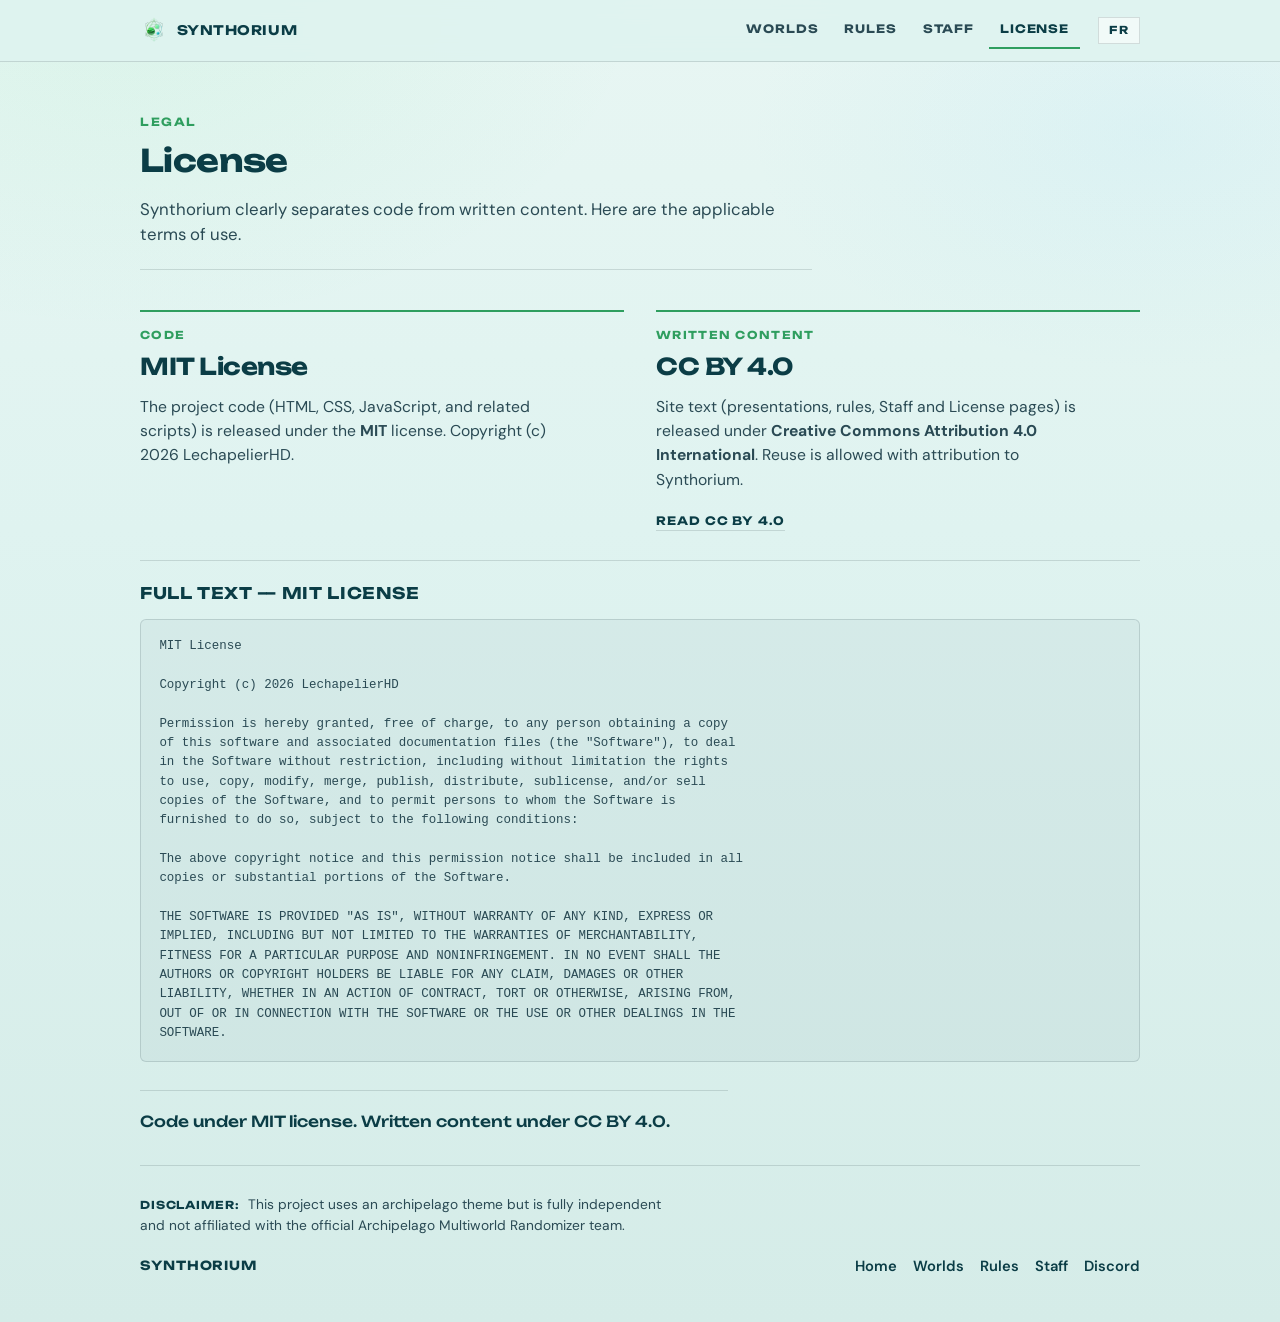
<file: license.html>
﻿<!DOCTYPE html>
<html lang="en">
<head>
  <meta charset="UTF-8">
  <meta name="viewport" content="width=device-width, initial-scale=1.0">
  <title>License — Synthorium</title>
  <meta name="description" content="Synthorium licenses — MIT for code, CC BY 4.0 for text.">
  <link rel="icon" href="assets/favicon.ico" sizes="any"><link rel="icon" href="assets/favicon.png" type="image/png" sizes="32x32">
  <link rel="preconnect" href="https://fonts.googleapis.com">
  <link rel="preconnect" href="https://fonts.gstatic.com" crossorigin>
  <link href="https://fonts.googleapis.com/css2?family=DM+Sans:ital,opsz,wght@0,9..40,400;0,9..40,500;0,9..40,600;1,9..40,400&family=Unbounded:wght@500;700;800&display=swap" rel="stylesheet">
  <link rel="stylesheet" href="styles.css">
</head>
<body data-i18n-title="license.title">
  <nav class="site-nav" data-i18n-aria="nav.aria">
    <div class="site-nav-inner">
      <a class="brand-link" href="./">
        <img src="assets/logo.png" width="28" height="28" alt="">
        Synthorium
      </a>
      <div class="nav-tabs">
        <a href="worlds.html" data-i18n="nav.worlds">Worlds</a>
        <a href="rules.html" data-i18n="nav.rules">Rules</a>
        <a href="staff.html" data-i18n="nav.staff">Staff</a>
        <a href="license.html" aria-current="page" data-i18n="nav.license">License</a>
      </div>
      <button type="button" class="lang-switch" data-lang-toggle data-i18n="lang.to" data-i18n-aria="lang.aria">FR</button>
    </div>
  </nav>

  <main class="page-main license-page">
    <header class="page-hero">
      <p class="eyebrow" data-i18n="license.eyebrow">Legal</p>
      <h1 class="page-title" data-i18n="license.heading">License</h1>
      <p class="page-intro" data-i18n="license.intro">
        Synthorium clearly separates code from written content.
        Here are the applicable terms of use.
      </p>
    </header>

    <section class="license-grid" aria-label="Licenses">
      <article class="license-block">
        <span class="role" data-i18n="license.codeRole">Code</span>
        <h2>MIT License</h2>
        <p data-i18n-html="license.codeBody">
          The project code (HTML, CSS, JavaScript, and related scripts)
          is released under the <strong>MIT</strong> license.
          Copyright (c) 2026 LechapelierHD.
        </p>
      </article>

      <article class="license-block">
        <span class="role" data-i18n="license.textRole">Written content</span>
        <h2>CC BY 4.0</h2>
        <p data-i18n-html="license.textBody">
          Site text (presentations, rules, Staff and License pages)
          is released under
          <strong>Creative Commons Attribution 4.0 International</strong>.
          Reuse is allowed with attribution to Synthorium.
        </p>
        <a class="text-link" href="https://creativecommons.org/licenses/by/4.0/" target="_blank" rel="noopener" data-i18n="license.ccLink">Read CC BY 4.0</a>
      </article>
    </section>

    <section class="license-full" aria-label="Full MIT license text">
      <h2 data-i18n="license.fullTitle">Full text — MIT License</h2>
      <pre class="license-text">MIT License

Copyright (c) 2026 LechapelierHD

Permission is hereby granted, free of charge, to any person obtaining a copy
of this software and associated documentation files (the "Software"), to deal
in the Software without restriction, including without limitation the rights
to use, copy, modify, merge, publish, distribute, sublicense, and/or sell
copies of the Software, and to permit persons to whom the Software is
furnished to do so, subject to the following conditions:

The above copyright notice and this permission notice shall be included in all
copies or substantial portions of the Software.

THE SOFTWARE IS PROVIDED "AS IS", WITHOUT WARRANTY OF ANY KIND, EXPRESS OR
IMPLIED, INCLUDING BUT NOT LIMITED TO THE WARRANTIES OF MERCHANTABILITY,
FITNESS FOR A PARTICULAR PURPOSE AND NONINFRINGEMENT. IN NO EVENT SHALL THE
AUTHORS OR COPYRIGHT HOLDERS BE LIABLE FOR ANY CLAIM, DAMAGES OR OTHER
LIABILITY, WHETHER IN AN ACTION OF CONTRACT, TORT OR OTHERWISE, ARISING FROM,
OUT OF OR IN CONNECTION WITH THE SOFTWARE OR THE USE OR OTHER DEALINGS IN THE
SOFTWARE.</pre>
    </section>

    <p class="license-summary" data-i18n="license.summary">
      Code under MIT license. Written content under CC BY 4.0.
    </p>

    <footer class="site-footer">
      <p class="disclaimer" data-i18n-html="footer.disclaimer">
        <strong>Disclaimer:</strong> This project uses an archipelago theme
        but is fully independent and not affiliated with the official
        Archipelago Multiworld Randomizer team.
      </p>
      <div class="footer-bar">
        <span class="footer-brand">Synthorium</span>
        <div class="footer-links">
          <a href="./" data-i18n="nav.home">Home</a>
          <a href="worlds.html" data-i18n="nav.worlds">Worlds</a>
          <a href="rules.html" data-i18n="nav.rules">Rules</a>
          <a href="staff.html" data-i18n="nav.staff">Staff</a>
          <a href="https://discord.gg/sTwHsm8y7U" target="_blank" rel="noopener">Discord</a>
        </div>
      </div>
    </footer>
  </main>
  <script src="site.js"></script>
</body>
</html>
</file>
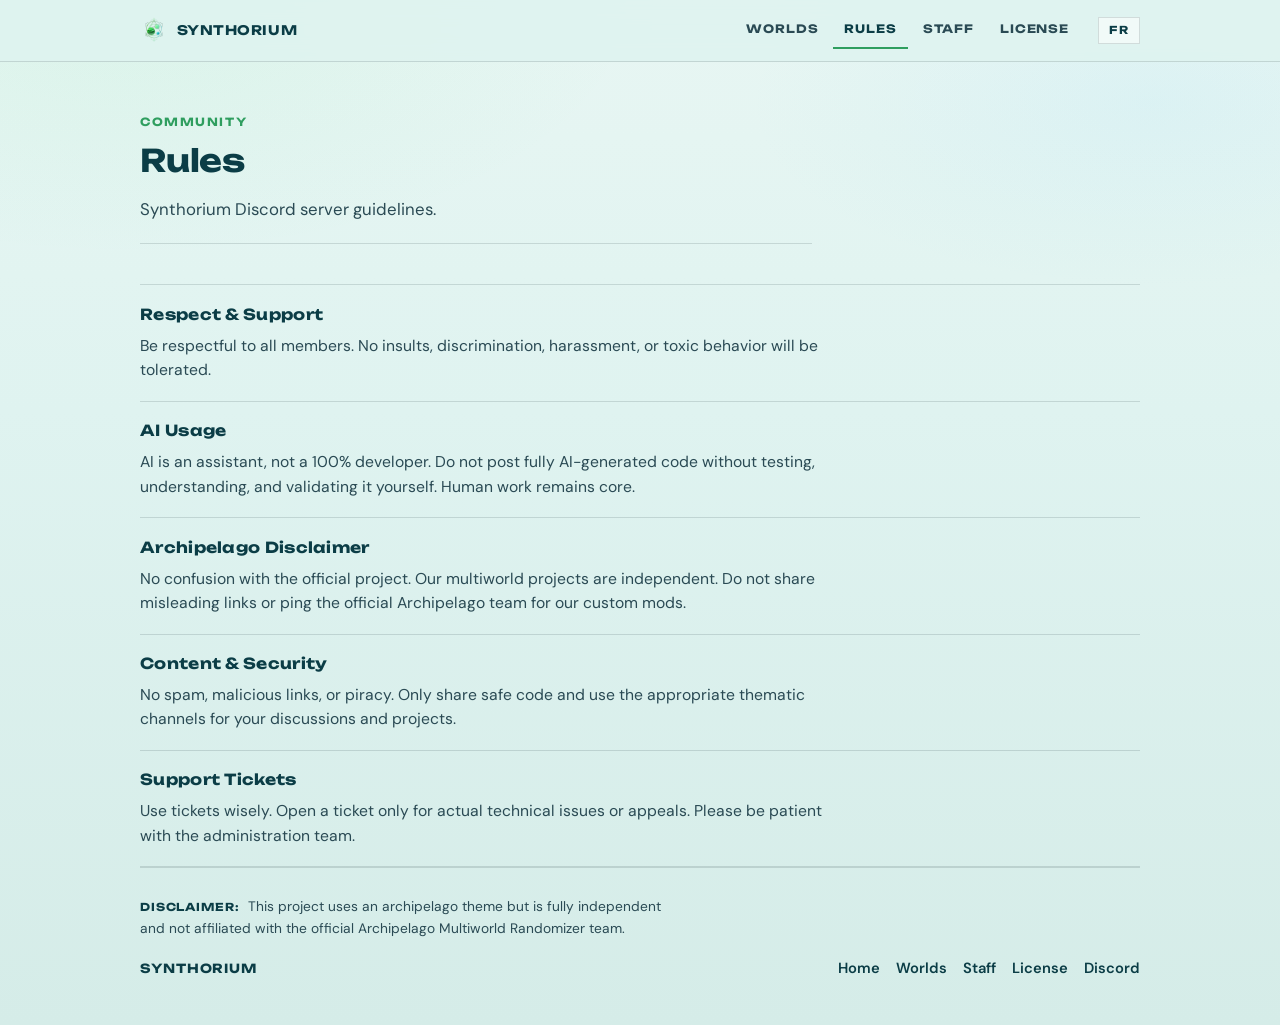
<file: rules.html>
﻿<!DOCTYPE html>
<html lang="en">
<head>
  <meta charset="UTF-8">
  <meta name="viewport" content="width=device-width, initial-scale=1.0">
  <title>Rules — Synthorium</title>
  <meta name="description" content="Synthorium Discord server rules.">
  <link rel="icon" href="assets/favicon.ico" sizes="any"><link rel="icon" href="assets/favicon.png" type="image/png" sizes="32x32">
  <link rel="preconnect" href="https://fonts.googleapis.com">
  <link rel="preconnect" href="https://fonts.gstatic.com" crossorigin>
  <link href="https://fonts.googleapis.com/css2?family=DM+Sans:ital,opsz,wght@0,9..40,400;0,9..40,500;0,9..40,600;1,9..40,400&family=Unbounded:wght@500;700;800&display=swap" rel="stylesheet">
  <link rel="stylesheet" href="styles.css">
</head>
<body data-i18n-title="rules.title">
  <nav class="site-nav" data-i18n-aria="nav.aria">
    <div class="site-nav-inner">
      <a class="brand-link" href="./">
        <img src="assets/logo.png" width="28" height="28" alt="">
        Synthorium
      </a>
      <div class="nav-tabs">
        <a href="worlds.html" data-i18n="nav.worlds">Worlds</a>
        <a href="rules.html" aria-current="page" data-i18n="nav.rules">Rules</a>
        <a href="staff.html" data-i18n="nav.staff">Staff</a>
        <a href="license.html" data-i18n="nav.license">License</a>
      </div>
      <button type="button" class="lang-switch" data-lang-toggle data-i18n="lang.to" data-i18n-aria="lang.aria">FR</button>
    </div>
  </nav>

  <main class="page-main">
    <header class="page-hero">
      <p class="eyebrow" data-i18n="rules.eyebrow">Community</p>
      <h1 class="page-title" data-i18n="rules.heading">Rules</h1>
      <p class="page-intro" data-i18n="rules.intro">Synthorium Discord server guidelines.</p>
    </header>

    <section class="rules" aria-label="Server rules">
      <article class="rule">
        <h3 data-i18n="rules.r1.title">Respect &amp; Support</h3>
        <p data-i18n="rules.r1.body">Be respectful to all members. No insults, discrimination, harassment, or toxic behavior will be tolerated.</p>
      </article>
      <article class="rule">
        <h3 data-i18n="rules.r2.title">AI Usage</h3>
        <p data-i18n="rules.r2.body">AI is an assistant, not a 100% developer. Do not post fully AI-generated code without testing, understanding, and validating it yourself. Human work remains core.</p>
      </article>
      <article class="rule">
        <h3 data-i18n="rules.r3.title">Archipelago Disclaimer</h3>
        <p data-i18n="rules.r3.body">No confusion with the official project. Our multiworld projects are independent. Do not share misleading links or ping the official Archipelago team for our custom mods.</p>
      </article>
      <article class="rule">
        <h3 data-i18n="rules.r4.title">Content &amp; Security</h3>
        <p data-i18n="rules.r4.body">No spam, malicious links, or piracy. Only share safe code and use the appropriate thematic channels for your discussions and projects.</p>
      </article>
      <article class="rule">
        <h3 data-i18n="rules.r5.title">Support Tickets</h3>
        <p data-i18n="rules.r5.body">Use tickets wisely. Open a ticket only for actual technical issues or appeals. Please be patient with the administration team.</p>
      </article>
    </section>

    <footer class="site-footer">
      <p class="disclaimer" data-i18n-html="footer.disclaimer">
        <strong>Disclaimer:</strong> This project uses an archipelago theme
        but is fully independent and not affiliated with the official
        Archipelago Multiworld Randomizer team.
      </p>
      <div class="footer-bar">
        <span class="footer-brand">Synthorium</span>
        <div class="footer-links">
          <a href="./" data-i18n="nav.home">Home</a>
          <a href="worlds.html" data-i18n="nav.worlds">Worlds</a>
          <a href="staff.html" data-i18n="nav.staff">Staff</a>
          <a href="license.html" data-i18n="nav.license">License</a>
          <a href="https://discord.gg/sTwHsm8y7U" target="_blank" rel="noopener">Discord</a>
        </div>
      </div>
    </footer>
  </main>
  <script src="site.js"></script>
</body>
</html>
</file>
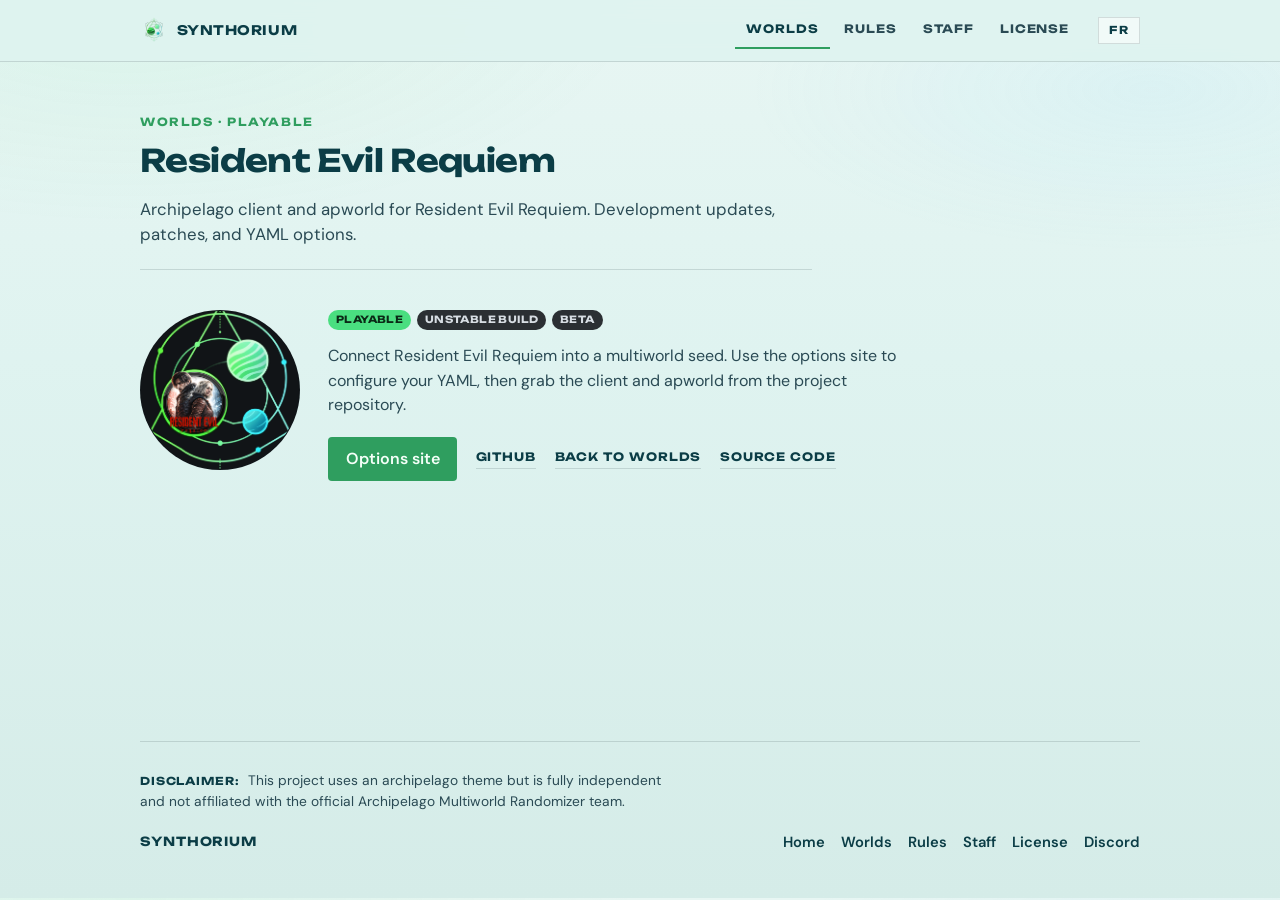
<file: worlds-requiem.html>
<!DOCTYPE html>
<html lang="en">
<head>
  <meta charset="UTF-8">
  <meta name="viewport" content="width=device-width, initial-scale=1.0">
  <title>Resident Evil Requiem — Synthorium</title>
  <meta name="description" content="Resident Evil Requiem multiworld world — Synthorium catalog.">
  <link rel="icon" href="assets/favicon.ico" sizes="any"><link rel="icon" href="assets/favicon.png" type="image/png" sizes="32x32">
  <link rel="preconnect" href="https://fonts.googleapis.com">
  <link rel="preconnect" href="https://fonts.gstatic.com" crossorigin>
  <link href="https://fonts.googleapis.com/css2?family=DM+Sans:ital,opsz,wght@0,9..40,400;0,9..40,500;0,9..40,600;1,9..40,400&family=Unbounded:wght@500;700;800&display=swap" rel="stylesheet">
  <link rel="stylesheet" href="styles.css">
</head>
<body data-i18n-title="requiem.title">
  <nav class="site-nav" data-i18n-aria="nav.aria">
    <div class="site-nav-inner">
      <a class="brand-link" href="./">
        <img src="assets/logo.png" width="28" height="28" alt="">
        Synthorium
      </a>
      <div class="nav-tabs">
        <a href="worlds.html" aria-current="page" data-i18n="nav.worlds">Worlds</a>
        <a href="rules.html" data-i18n="nav.rules">Rules</a>
        <a href="staff.html" data-i18n="nav.staff">Staff</a>
        <a href="license.html" data-i18n="nav.license">License</a>
      </div>
      <button type="button" class="lang-switch" data-lang-toggle data-i18n="lang.to" data-i18n-aria="lang.aria">FR</button>
    </div>
  </nav>

  <main class="page-main worlds-page">
    <header class="page-hero">
      <p class="eyebrow" data-i18n="world.playableEyebrow">Worlds · Playable</p>
      <h1 class="page-title">Resident Evil Requiem</h1>
      <p class="page-intro" data-i18n="requiem.intro">
        Archipelago client and apworld for Resident Evil Requiem.
        Development updates, patches, and YAML options.
      </p>
    </header>

    <div class="world-detail">
      <img class="world-detail-art" src="assets/worlds/re9.png" width="160" height="160" alt="Resident Evil Requiem">
      <div class="world-detail-copy">
        <div class="world-tags">
          <span class="world-tag world-tag--live" data-i18n="tag.playable">Playable</span>
          <span class="world-tag" data-i18n="tag.unstable">Unstable Build</span>
          <span class="world-tag" data-i18n="tag.beta">Beta</span>
        </div>
        <p data-i18n="requiem.body">
          Connect Resident Evil Requiem into a multiworld seed.
          Use the options site to configure your YAML, then grab the client
          and apworld from the project repository.
        </p>
        <div class="action-row">
          <a class="community-cta" href="https://lechapelierhd.github.io/Re9-AP-site/" target="_blank" rel="noopener" data-i18n="options.site">Options site</a>
          <a class="text-link" href="https://github.com/LechapelierHD/Re9-archipelago" target="_blank" rel="noopener">GitHub</a>
          <a class="text-link" href="worlds.html" data-i18n="back.worlds">Back to Worlds</a>
          <a class="text-link" href="https://github.com/LechapelierHD/Re9-archipelago" target="_blank" rel="noopener" data-i18n="source.code">Source code</a>
        </div>
      </div>
    </div>

    <footer class="site-footer">
      <p class="disclaimer" data-i18n-html="footer.disclaimer">
        <strong>Disclaimer:</strong> This project uses an archipelago theme
        but is fully independent and not affiliated with the official
        Archipelago Multiworld Randomizer team.
      </p>
      <div class="footer-bar">
        <span class="footer-brand">Synthorium</span>
        <div class="footer-links">
          <a href="./" data-i18n="nav.home">Home</a>
          <a href="worlds.html" data-i18n="nav.worlds">Worlds</a>
          <a href="rules.html" data-i18n="nav.rules">Rules</a>
          <a href="staff.html" data-i18n="nav.staff">Staff</a>
          <a href="license.html" data-i18n="nav.license">License</a>
          <a href="https://discord.gg/sTwHsm8y7U" target="_blank" rel="noopener">Discord</a>
        </div>
      </div>
    </footer>
  </main>
  <script src="site.js"></script>
</body>
</html>
</file>
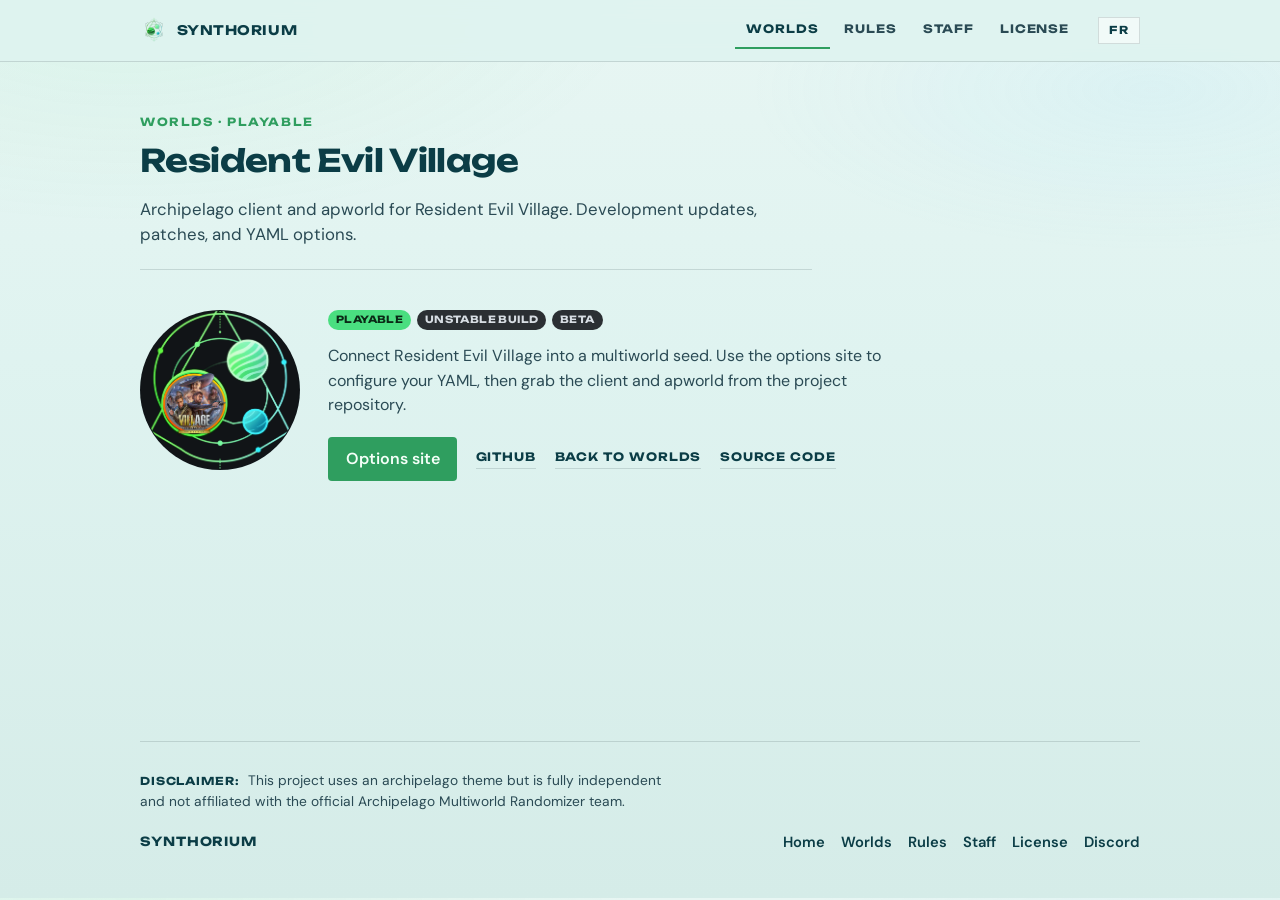
<file: worlds-village.html>
<!DOCTYPE html>
<html lang="en">
<head>
  <meta charset="UTF-8">
  <meta name="viewport" content="width=device-width, initial-scale=1.0">
  <title>Resident Evil Village — Synthorium</title>
  <meta name="description" content="Resident Evil Village multiworld world — Synthorium catalog.">
  <link rel="icon" href="assets/favicon.ico" sizes="any"><link rel="icon" href="assets/favicon.png" type="image/png" sizes="32x32">
  <link rel="preconnect" href="https://fonts.googleapis.com">
  <link rel="preconnect" href="https://fonts.gstatic.com" crossorigin>
  <link href="https://fonts.googleapis.com/css2?family=DM+Sans:ital,opsz,wght@0,9..40,400;0,9..40,500;0,9..40,600;1,9..40,400&family=Unbounded:wght@500;700;800&display=swap" rel="stylesheet">
  <link rel="stylesheet" href="styles.css">
</head>
<body data-i18n-title="village.title">
  <nav class="site-nav" data-i18n-aria="nav.aria">
    <div class="site-nav-inner">
      <a class="brand-link" href="./">
        <img src="assets/logo.png" width="28" height="28" alt="">
        Synthorium
      </a>
      <div class="nav-tabs">
        <a href="worlds.html" aria-current="page" data-i18n="nav.worlds">Worlds</a>
        <a href="rules.html" data-i18n="nav.rules">Rules</a>
        <a href="staff.html" data-i18n="nav.staff">Staff</a>
        <a href="license.html" data-i18n="nav.license">License</a>
      </div>
      <button type="button" class="lang-switch" data-lang-toggle data-i18n="lang.to" data-i18n-aria="lang.aria">FR</button>
    </div>
  </nav>

  <main class="page-main worlds-page">
    <header class="page-hero">
      <p class="eyebrow" data-i18n="world.playableEyebrow">Worlds · Playable</p>
      <h1 class="page-title">Resident Evil Village</h1>
      <p class="page-intro" data-i18n="village.intro">
        Archipelago client and apworld for Resident Evil Village.
        Development updates, patches, and YAML options.
      </p>
    </header>

    <div class="world-detail">
      <img class="world-detail-art" src="assets/worlds/re8.png" width="160" height="160" alt="Resident Evil Village">
      <div class="world-detail-copy">
        <div class="world-tags">
          <span class="world-tag world-tag--live" data-i18n="tag.playable">Playable</span>
          <span class="world-tag" data-i18n="tag.unstable">Unstable Build</span>
          <span class="world-tag" data-i18n="tag.beta">Beta</span>
        </div>
        <p data-i18n="village.body">
          Connect Resident Evil Village into a multiworld seed.
          Use the options site to configure your YAML, then grab the client
          and apworld from the project repository.
        </p>
        <div class="action-row">
          <a class="community-cta" href="https://lechapelierhd.github.io/Re8-AP-site/" target="_blank" rel="noopener" data-i18n="options.site">Options site</a>
          <a class="text-link" href="https://github.com/LechapelierHD/Re8-AP-site" target="_blank" rel="noopener">GitHub</a>
          <a class="text-link" href="worlds.html" data-i18n="back.worlds">Back to Worlds</a>
          <a class="text-link" href="https://github.com/LechapelierHD/Re8-AP-site" target="_blank" rel="noopener" data-i18n="source.code">Source code</a>
        </div>
      </div>
    </div>

    <footer class="site-footer">
      <p class="disclaimer" data-i18n-html="footer.disclaimer">
        <strong>Disclaimer:</strong> This project uses an archipelago theme
        but is fully independent and not affiliated with the official
        Archipelago Multiworld Randomizer team.
      </p>
      <div class="footer-bar">
        <span class="footer-brand">Synthorium</span>
        <div class="footer-links">
          <a href="./" data-i18n="nav.home">Home</a>
          <a href="worlds.html" data-i18n="nav.worlds">Worlds</a>
          <a href="rules.html" data-i18n="nav.rules">Rules</a>
          <a href="staff.html" data-i18n="nav.staff">Staff</a>
          <a href="license.html" data-i18n="nav.license">License</a>
          <a href="https://discord.gg/sTwHsm8y7U" target="_blank" rel="noopener">Discord</a>
        </div>
      </div>
    </footer>
  </main>
  <script src="site.js"></script>
</body>
</html>
</file>
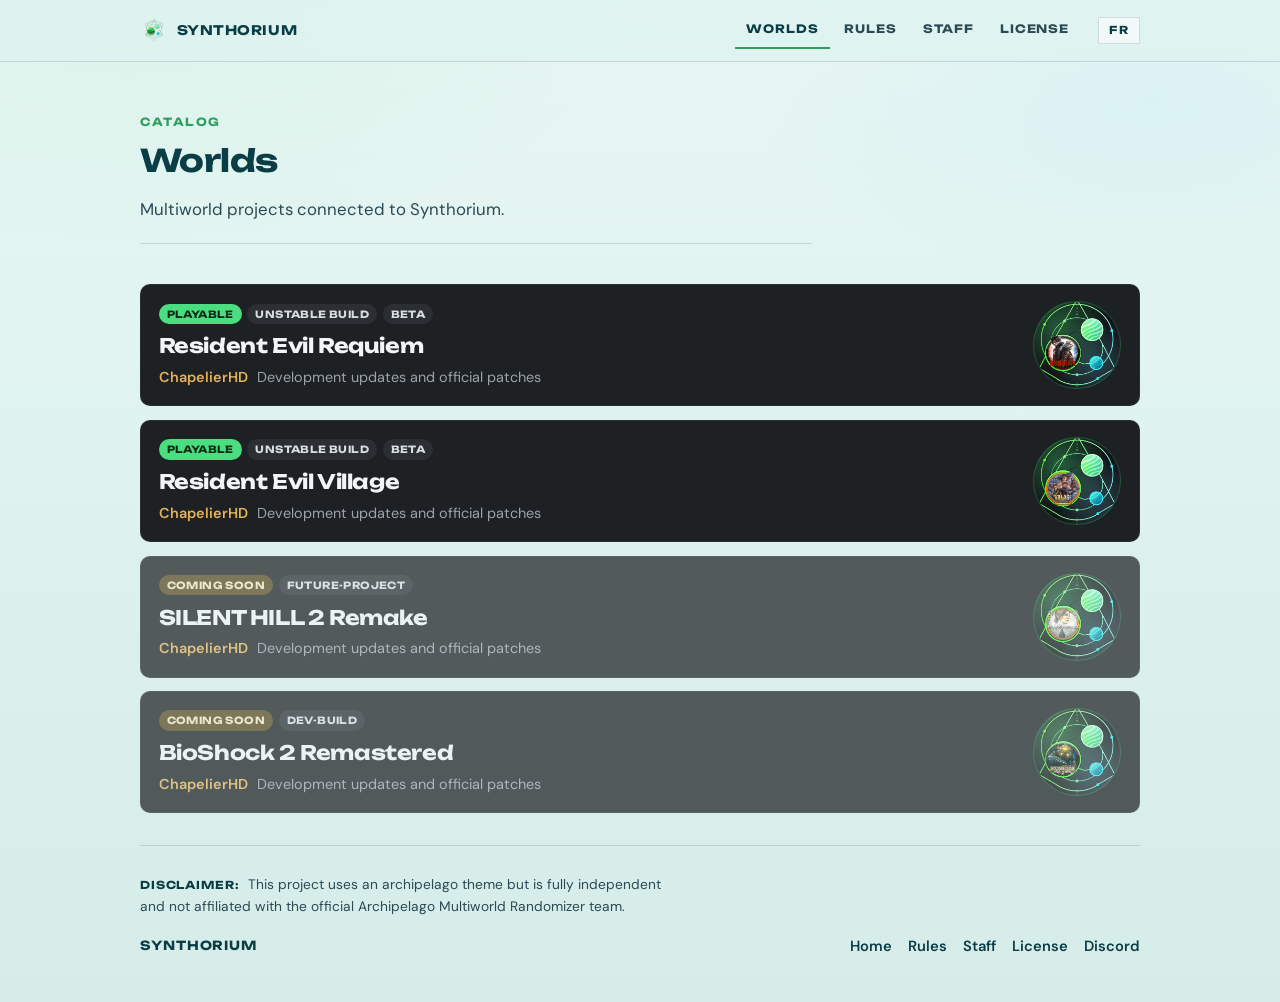
<file: worlds.html>
﻿<!DOCTYPE html>
<html lang="en">
<head>
  <meta charset="UTF-8">
  <meta name="viewport" content="width=device-width, initial-scale=1.0">
  <title>Worlds — Synthorium</title>
  <meta name="description" content="Synthorium multiworld projects.">
  <link rel="icon" href="assets/favicon.ico" sizes="any"><link rel="icon" href="assets/favicon.png" type="image/png" sizes="32x32">
  <link rel="preconnect" href="https://fonts.googleapis.com">
  <link rel="preconnect" href="https://fonts.gstatic.com" crossorigin>
  <link href="https://fonts.googleapis.com/css2?family=DM+Sans:ital,opsz,wght@0,9..40,400;0,9..40,500;0,9..40,600;1,9..40,400&family=Unbounded:wght@500;700;800&display=swap" rel="stylesheet">
  <link rel="stylesheet" href="styles.css">
</head>
<body data-i18n-title="worlds.title">
  <nav class="site-nav" data-i18n-aria="nav.aria">
    <div class="site-nav-inner">
      <a class="brand-link" href="./">
        <img src="assets/logo.png" width="28" height="28" alt="">
        Synthorium
      </a>
      <div class="nav-tabs">
        <a href="worlds.html" aria-current="page" data-i18n="nav.worlds">Worlds</a>
        <a href="rules.html" data-i18n="nav.rules">Rules</a>
        <a href="staff.html" data-i18n="nav.staff">Staff</a>
        <a href="license.html" data-i18n="nav.license">License</a>
      </div>
      <button type="button" class="lang-switch" data-lang-toggle data-i18n="lang.to" data-i18n-aria="lang.aria">FR</button>
    </div>
  </nav>

  <main class="page-main worlds-page">
    <header class="page-hero">
      <p class="eyebrow" data-i18n="worlds.eyebrow">Catalog</p>
      <h1 class="page-title" data-i18n="worlds.heading">Worlds</h1>
      <p class="page-intro" data-i18n="worlds.intro">Multiworld projects connected to Synthorium.</p>
    </header>

    <div class="world-board" role="list">
      <a class="world-card" href="worlds-requiem.html" role="listitem">
        <div class="world-card-body">
          <div class="world-tags">
            <span class="world-tag world-tag--live" data-i18n="tag.playable">Playable</span>
            <span class="world-tag" data-i18n="tag.unstable">Unstable Build</span>
            <span class="world-tag" data-i18n="tag.beta">Beta</span>
          </div>
          <h2>Resident Evil Requiem</h2>
          <p class="world-card-meta">
            <span class="world-author">ChapelierHD</span>
            <span data-i18n="world.meta">Development updates and official patches</span>
          </p>
        </div>
        <div class="world-card-art" aria-hidden="true">
          <img src="assets/worlds/re9.png" width="120" height="120" alt="">
        </div>
      </a>

      <a class="world-card" href="worlds-village.html" role="listitem">
        <div class="world-card-body">
          <div class="world-tags">
            <span class="world-tag world-tag--live" data-i18n="tag.playable">Playable</span>
            <span class="world-tag" data-i18n="tag.unstable">Unstable Build</span>
            <span class="world-tag" data-i18n="tag.beta">Beta</span>
          </div>
          <h2>Resident Evil Village</h2>
          <p class="world-card-meta">
            <span class="world-author">ChapelierHD</span>
            <span data-i18n="world.meta">Development updates and official patches</span>
          </p>
        </div>
        <div class="world-card-art" aria-hidden="true">
          <img src="assets/worlds/re8.png" width="120" height="120" alt="">
        </div>
      </a>

      <div class="world-card world-card--soon" role="listitem" aria-disabled="true">
        <div class="world-card-body">
          <div class="world-tags">
            <span class="world-tag world-tag--soon" data-i18n="tag.soon">Coming soon</span>
            <span class="world-tag" data-i18n="tag.future">Future-Project</span>
          </div>
          <h2>SILENT HILL 2 Remake</h2>
          <p class="world-card-meta">
            <span class="world-author">ChapelierHD</span>
            <span data-i18n="world.meta">Development updates and official patches</span>
          </p>
        </div>
        <div class="world-card-art" aria-hidden="true">
          <img src="assets/worlds/sh2.png" width="120" height="120" alt="">
        </div>
      </div>

      <div class="world-card world-card--soon" role="listitem" aria-disabled="true">
        <div class="world-card-body">
          <div class="world-tags">
            <span class="world-tag world-tag--soon" data-i18n="tag.soon">Coming soon</span>
            <span class="world-tag" data-i18n="tag.dev">Dev-Build</span>
          </div>
          <h2>BioShock 2 Remastered</h2>
          <p class="world-card-meta">
            <span class="world-author">ChapelierHD</span>
            <span data-i18n="world.meta">Development updates and official patches</span>
          </p>
        </div>
        <div class="world-card-art" aria-hidden="true">
          <img src="assets/worlds/bioshock2.png" width="120" height="120" alt="">
        </div>
      </div>
    </div>

    <footer class="site-footer">
      <p class="disclaimer" data-i18n-html="footer.disclaimer">
        <strong>Disclaimer:</strong> This project uses an archipelago theme
        but is fully independent and not affiliated with the official
        Archipelago Multiworld Randomizer team.
      </p>
      <div class="footer-bar">
        <span class="footer-brand">Synthorium</span>
        <div class="footer-links">
          <a href="./" data-i18n="nav.home">Home</a>
          <a href="rules.html" data-i18n="nav.rules">Rules</a>
          <a href="staff.html" data-i18n="nav.staff">Staff</a>
          <a href="license.html" data-i18n="nav.license">License</a>
          <a href="https://discord.gg/sTwHsm8y7U" target="_blank" rel="noopener">Discord</a>
        </div>
      </div>
    </footer>
  </main>
  <script src="site.js"></script>
</body>
</html>
</file>
<file: styles.css>
:root {
  --ink: #0d1f24;
  --ink-soft: #2a4a54;
  --foam: #dff3f0;
  --sea: #1a6f7a;
  --sea-deep: #0b3d46;
  --matrix: #4ade80;
  --matrix-dim: #2f9e5f;
  --sand: #e6d3a8;
  --line: rgba(16, 36, 44, 0.14);
  --ease: cubic-bezier(0.22, 1, 0.36, 1);
}

* { box-sizing: border-box; }

html { scroll-behavior: smooth; }

body {
  margin: 0;
  color: var(--ink);
  font-family: "DM Sans", sans-serif;
  font-optical-sizing: auto;
  background:
    radial-gradient(ellipse 80% 50% at 10% 0%, rgba(74, 222, 128, 0.08), transparent 50%),
    radial-gradient(ellipse 70% 40% at 90% 10%, rgba(125, 211, 252, 0.1), transparent 45%),
    linear-gradient(180deg, #e8f6f3 0%, var(--foam) 40%, #d5ece8 100%);
  line-height: 1.5;
}

a { color: inherit; }

.site-nav {
  position: sticky;
  top: 0;
  z-index: 20;
  backdrop-filter: blur(10px);
  background: rgba(223, 243, 240, 0.88);
  border-bottom: 1px solid var(--line);
}

.site-nav-inner {
  width: min(1000px, calc(100% - 2.5rem));
  margin: 0 auto;
  display: flex;
  flex-wrap: wrap;
  align-items: center;
  gap: 0.35rem 0.75rem;
  padding: 0.75rem 0;
}

.site-nav .brand-link {
  display: inline-flex;
  align-items: center;
  gap: 0.55rem;
  margin-right: auto;
  text-decoration: none;
  font-family: "Unbounded", sans-serif;
  font-weight: 700;
  font-size: 0.82rem;
  letter-spacing: 0.04em;
  text-transform: uppercase;
  color: var(--sea-deep);
}

.site-nav .brand-link img {
  width: 28px;
  height: 28px;
  display: block;
}

.nav-tabs {
  display: flex;
  flex-wrap: wrap;
  gap: 0.2rem;
}

.nav-tabs a {
  text-decoration: none;
  font-family: "Unbounded", sans-serif;
  font-weight: 700;
  font-size: 0.72rem;
  letter-spacing: 0.08em;
  text-transform: uppercase;
  color: var(--ink-soft);
  padding: 0.55rem 0.7rem;
  border-bottom: 2px solid transparent;
}

.nav-tabs a:hover { color: var(--sea-deep); }

.nav-tabs a[aria-current="page"] {
  color: var(--sea-deep);
  border-bottom-color: var(--matrix-dim);
}

.lang-switch {
  margin-left: 0.35rem;
  border: 1px solid var(--line);
  background: rgba(255, 255, 255, 0.55);
  color: var(--sea-deep);
  font-family: "Unbounded", sans-serif;
  font-weight: 700;
  font-size: 0.68rem;
  letter-spacing: 0.1em;
  text-transform: uppercase;
  padding: 0.42rem 0.65rem;
  cursor: pointer;
  line-height: 1;
}

.lang-switch:hover {
  border-color: var(--matrix-dim);
  background: rgba(255, 255, 255, 0.85);
}

.hero {
  position: relative;
  min-height: calc(100svh - 54px);
  display: grid;
  place-items: center;
  overflow: hidden;
  color: var(--foam);
  isolation: isolate;
  text-align: center;
}

.hero-visual {
  position: absolute;
  inset: 0;
  z-index: -1;
  overflow: hidden;
  background:
    radial-gradient(ellipse 55% 45% at 50% 40%, rgba(74, 222, 128, 0.12), transparent 60%),
    radial-gradient(ellipse 40% 35% at 18% 70%, rgba(125, 211, 252, 0.14), transparent 55%),
    radial-gradient(ellipse 35% 30% at 85% 25%, rgba(58, 168, 181, 0.18), transparent 50%),
    linear-gradient(165deg, #061820 0%, #0a2f3a 28%, #0d4552 58%, #083038 100%);
}

.mw-sky {
  position: absolute;
  inset: 0;
  background-image:
    radial-gradient(1.5px 1.5px at 12% 18%, rgba(223, 243, 240, 0.55), transparent),
    radial-gradient(1.5px 1.5px at 28% 42%, rgba(74, 222, 128, 0.45), transparent),
    radial-gradient(1px 1px at 46% 12%, rgba(223, 243, 240, 0.4), transparent),
    radial-gradient(1.5px 1.5px at 63% 28%, rgba(125, 211, 252, 0.5), transparent),
    radial-gradient(1px 1px at 78% 55%, rgba(223, 243, 240, 0.35), transparent),
    radial-gradient(1.5px 1.5px at 88% 16%, rgba(74, 222, 128, 0.4), transparent),
    radial-gradient(1px 1px at 35% 68%, rgba(125, 211, 252, 0.35), transparent),
    radial-gradient(1px 1px at 55% 78%, rgba(223, 243, 240, 0.3), transparent);
  animation: star-twinkle 6s ease-in-out infinite alternate;
  opacity: 0.85;
}

.mw-map {
  position: absolute;
  inset: 0;
  width: 100%;
  height: 100%;
  opacity: 0.9;
}

.mw-links path {
  animation: link-flow 8s linear infinite;
}

.mw-links path:nth-child(2) { animation-duration: 11s; animation-direction: reverse; }
.mw-links path:nth-child(3) { animation-duration: 9s; }
.mw-links path:nth-child(4) { animation-duration: 12s; animation-direction: reverse; }
.mw-links path:nth-child(5) { animation-duration: 10s; }

.mw-portals circle {
  transform-origin: center;
  transform-box: fill-box;
  animation: portal-pulse 5s var(--ease) infinite;
}

.mw-portals circle:nth-child(2) { animation-delay: 0.6s; }
.mw-portals circle:nth-child(3) { animation-delay: 1.2s; }
.mw-portals circle:nth-child(4) { animation-delay: 1.8s; }

.mw-nodes circle {
  animation: node-glow 3.2s ease-in-out infinite alternate;
}

.mw-nodes circle:nth-child(odd) { animation-delay: 0.8s; }

.mw-islands ellipse {
  animation: island-drift 14s var(--ease) infinite alternate;
}

.mw-islands ellipse:nth-child(2) { animation-duration: 18s; animation-delay: 1s; }
.mw-islands ellipse:nth-child(3) { animation-duration: 16s; animation-delay: 2s; }
.mw-islands ellipse:nth-child(4) { animation-duration: 20s; animation-delay: 0.5s; }
.mw-islands ellipse:nth-child(5) { animation-duration: 15s; animation-delay: 1.5s; }
.mw-islands ellipse:nth-child(6) { animation-duration: 17s; animation-delay: 2.5s; }

.hero-content {
  width: min(920px, calc(100% - 2.5rem));
  padding: clamp(3rem, 8vh, 5rem) 0 clamp(4.5rem, 12vh, 7rem);
  transform: translateY(18px);
  opacity: 0;
  animation: rise 1.1s var(--ease) 0.12s forwards;
}

.logo {
  display: block;
  width: min(280px, 58vw);
  height: auto;
  margin: 0 auto 1.35rem;
  filter: drop-shadow(0 18px 36px rgba(0, 0, 0, 0.45));
  animation: logo-float 5.5s var(--ease) infinite;
}

.brand {
  margin: 0 0 1rem;
  font-family: "Unbounded", sans-serif;
  font-weight: 800;
  font-size: clamp(2.2rem, 7.5vw, 4.4rem);
  line-height: 0.95;
  letter-spacing: -0.03em;
  text-wrap: balance;
}

.brand em {
  display: block;
  margin-top: 0.4rem;
  font-style: normal;
  font-weight: 500;
  font-size: 0.34em;
  letter-spacing: 0.18em;
  text-transform: uppercase;
  color: var(--matrix);
}

.headline {
  margin: 0 auto 0.75rem;
  max-width: 20ch;
  font-family: "Unbounded", sans-serif;
  font-weight: 500;
  font-size: clamp(1.1rem, 2.4vw, 1.45rem);
  line-height: 1.25;
  color: rgba(223, 243, 240, 0.95);
}

.lede {
  margin: 0 auto 1rem;
  max-width: 36ch;
  font-size: 1.05rem;
  color: rgba(223, 243, 240, 0.76);
}

.discord-note {
  margin: 0 auto 1.35rem;
  max-width: 38ch;
  font-size: 0.98rem;
  line-height: 1.45;
  color: rgba(223, 243, 240, 0.82);
}

.cta {
  display: flex;
  flex-wrap: wrap;
  justify-content: center;
  gap: 0.75rem;
}

.cta a {
  display: inline-flex;
  align-items: center;
  justify-content: center;
  min-height: 2.85rem;
  padding: 0.7rem 1.15rem;
  border-radius: 4px;
  text-decoration: none;
  font-weight: 600;
  font-size: 0.95rem;
  transition: transform 0.25s var(--ease), background 0.25s ease, border-color 0.25s ease;
}

.cta a:hover { transform: translateY(-2px); }

.cta .primary {
  background: var(--matrix);
  color: #062016;
}

.cta .primary:hover { background: #6aee98; }

.cta .ghost {
  border: 1px solid rgba(223, 243, 240, 0.35);
  color: var(--foam);
  background: rgba(8, 36, 42, 0.35);
  backdrop-filter: blur(6px);
}

.cta .ghost:hover { border-color: rgba(74, 222, 128, 0.65); }

.cta .discord {
  gap: 0.55rem;
  border: 1px solid rgba(88, 101, 242, 0.45);
  background: rgba(88, 101, 242, 0.18);
  color: #e8ebff;
}

.cta .discord:hover {
  background: rgba(88, 101, 242, 0.32);
  border-color: rgba(140, 150, 255, 0.75);
}

.cta .discord svg {
  width: 1.1rem;
  height: 1.1rem;
  flex-shrink: 0;
}

main {
  width: min(1000px, calc(100% - 2.5rem));
  margin: 0 auto;
  padding: clamp(3.25rem, 7vw, 5rem) 0 2rem;
}

.page-main {
  display: flex;
  flex-direction: column;
  min-height: calc(100svh - 64px);
  padding-top: clamp(2.25rem, 5vw, 3.25rem);
  padding-bottom: 0;
}

.page-main > .site-footer,
main > .site-footer {
  margin-top: auto;
}

section {
  margin: 0;
  opacity: 0;
  transform: translateY(24px);
  transition: opacity 0.8s var(--ease), transform 0.8s var(--ease);
}

section.in,
.page-main > section {
  opacity: 1;
  transform: none;
}

section h2,
.page-title {
  margin: 0 0 0.55rem;
  font-family: "Unbounded", sans-serif;
  font-weight: 700;
  font-size: clamp(1.45rem, 3vw, 1.95rem);
  letter-spacing: -0.02em;
  color: var(--sea-deep);
}

section p,
.page-intro {
  margin: 0;
  max-width: 58ch;
  color: var(--ink-soft);
  font-size: 1.05rem;
}

.page-intro { margin-bottom: 0; }

.page-hero {
  max-width: 42rem;
  margin-bottom: clamp(1.75rem, 4vw, 2.5rem);
  padding-bottom: 1.35rem;
  border-bottom: 1px solid var(--line);
}

.page-hero .page-title {
  margin-bottom: 0.75rem;
}

.staff-banner {
  margin: 0 0 2rem;
  position: relative;
  overflow: hidden;
  border-radius: 8px;
}

.staff-banner::after {
  content: "";
  position: absolute;
  inset: 0;
  background:
    linear-gradient(90deg, rgba(10, 53, 62, 0.15), transparent 40%),
    linear-gradient(0deg, rgba(10, 53, 62, 0.35), transparent 45%);
  pointer-events: none;
}

.staff-banner img {
  display: block;
  width: 100%;
  height: auto;
  aspect-ratio: 21 / 9;
  object-fit: cover;
}

.staff-grid {
  display: grid;
  gap: 1.5rem;
  margin: 0 0 2rem;
}

@media (min-width: 720px) {
  .staff-grid {
    grid-template-columns: repeat(2, minmax(0, 1fr));
  }
}

.staff-member {
  padding-top: 0.95rem;
  border-top: 2px solid var(--matrix-dim);
}

.staff-member .role {
  display: block;
  margin-bottom: 0.4rem;
  font-family: "Unbounded", sans-serif;
  font-size: 0.68rem;
  font-weight: 700;
  letter-spacing: 0.12em;
  text-transform: uppercase;
  color: var(--matrix-dim);
}

.staff-member h2 {
  margin: 0 0 0.55rem;
  font-family: "Unbounded", sans-serif;
  font-size: clamp(1.15rem, 2.4vw, 1.35rem);
  font-weight: 700;
  letter-spacing: -0.02em;
  color: var(--sea-deep);
}

.staff-member p {
  margin: 0;
  max-width: 36ch;
  font-size: 0.98rem;
  line-height: 1.5;
  color: var(--ink-soft);
}

.staff-member--wide {
  grid-column: 1 / -1;
  padding-bottom: 0.5rem;
  margin-bottom: 0.25rem;
  border-bottom: 1px solid var(--line);
}

.staff-member .staff-title {
  display: block;
  margin: 1rem 0 0.4rem;
  padding-top: 1rem;
  border-top: 1px solid var(--line);
  max-width: 60ch;
  font-family: "Unbounded", sans-serif;
  font-size: 0.82rem;
  font-weight: 700;
  letter-spacing: 0.08em;
  text-transform: uppercase;
  color: var(--sea-deep);
}

.staff-member .staff-bio {
  display: block;
  margin: 0;
  max-width: 62ch;
  font-size: 1.02rem;
  line-height: 1.55;
  color: var(--ink);
}

.staff-note {
  margin: 0 0 2rem;
  max-width: 42ch;
  padding-top: 1.25rem;
  border-top: 1px solid var(--line);
  font-family: "Unbounded", sans-serif;
  font-size: 0.95rem;
  font-weight: 500;
  line-height: 1.45;
  color: var(--sea-deep);
}


.world-board {
  display: grid;
  gap: 0.85rem;
  margin: 0 0 2rem;
}

.world-card {
  display: grid;
  grid-template-columns: minmax(0, 1fr) auto;
  gap: 1rem;
  align-items: center;
  padding: 1rem 1.1rem;
  border-radius: 10px;
  text-decoration: none;
  color: inherit;
  background: #1e2124;
  border: 1px solid rgba(255, 255, 255, 0.06);
  transition: border-color 0.2s ease, transform 0.2s var(--ease), background 0.2s ease;
}

a.world-card:hover {
  background: #23272a;
  border-color: rgba(74, 222, 128, 0.35);
  transform: translateY(-1px);
}

.world-card--soon {
  opacity: 0.72;
  cursor: default;
}

.world-card-body {
  min-width: 0;
}

.world-tags {
  display: flex;
  flex-wrap: wrap;
  gap: 0.35rem;
  margin-bottom: 0.45rem;
}

.world-tag {
  display: inline-flex;
  align-items: center;
  padding: 0.18rem 0.5rem;
  border-radius: 999px;
  font-family: "Unbounded", sans-serif;
  font-size: 0.62rem;
  font-weight: 700;
  letter-spacing: 0.04em;
  text-transform: uppercase;
  color: #d7dde3;
  background: #2b2f33;
}

.world-tag--live {
  color: #0b2a16;
  background: #4ade80;
}

.world-tag--soon {
  color: #f4e6c3;
  background: #5a4a22;
}

.world-card h2 {
  margin: 0 0 0.35rem;
  font-family: "Unbounded", sans-serif;
  font-size: clamp(1.05rem, 2.4vw, 1.25rem);
  font-weight: 700;
  letter-spacing: -0.02em;
  color: #f2f4f6;
}

.world-card-meta {
  margin: 0;
  font-size: 0.9rem;
  line-height: 1.4;
  color: #9aa3ab;
}

.world-author {
  color: #e4b35a;
  font-weight: 600;
  margin-right: 0.35rem;
}

.world-card-art {
  position: relative;
  width: 88px;
  height: 88px;
  flex-shrink: 0;
  border-radius: 50%;
  overflow: hidden;
  background:
    radial-gradient(circle at 30% 30%, rgba(74, 222, 128, 0.35), transparent 55%),
    radial-gradient(circle at 70% 70%, rgba(125, 211, 252, 0.25), transparent 50%),
    #111417;
  border: 1px solid rgba(74, 222, 128, 0.25);
}

.world-card-art img {
  display: block;
  width: 100%;
  height: 100%;
  object-fit: cover;
}

.world-detail {
  display: grid;
  gap: 1.25rem;
  align-items: start;
  margin: 0 0 2rem;
}

@media (min-width: 720px) {
  .world-detail {
    grid-template-columns: 160px minmax(0, 1fr);
    gap: 1.75rem;
  }
}

.world-detail-art {
  width: 160px;
  height: 160px;
  border-radius: 50%;
  object-fit: cover;
  background: #111417;
  border: 1px solid var(--line);
}

.world-detail-copy p {
  margin: 0.85rem 0 1.15rem;
  max-width: 52ch;
  color: var(--ink-soft);
  line-height: 1.55;
}


.license-grid {
  display: grid;
  gap: 1.5rem;
  margin: 0 0 1.75rem;
}

@media (min-width: 720px) {
  .license-grid {
    grid-template-columns: 1fr 1fr;
    gap: 2rem;
  }
}

.license-block {
  padding-top: 0.95rem;
  border-top: 2px solid var(--matrix-dim);
}

.license-block .role {
  display: block;
  margin-bottom: 0.4rem;
  font-family: "Unbounded", sans-serif;
  font-size: 0.68rem;
  font-weight: 700;
  letter-spacing: 0.12em;
  text-transform: uppercase;
  color: var(--matrix-dim);
}

.license-block h2 {
  margin: 0 0 0.65rem;
  font-family: "Unbounded", sans-serif;
  font-size: clamp(1.2rem, 2.5vw, 1.45rem);
  font-weight: 700;
  letter-spacing: -0.02em;
  color: var(--sea-deep);
}

.license-block p {
  margin: 0 0 1rem;
  max-width: 40ch;
  font-size: 0.98rem;
  line-height: 1.55;
  color: var(--ink-soft);
}

.license-full {
  margin: 0 0 1.75rem;
  padding-top: 1.25rem;
  border-top: 1px solid var(--line);
}

.license-full h2 {
  margin: 0 0 0.85rem;
  font-family: "Unbounded", sans-serif;
  font-size: 1rem;
  font-weight: 700;
  letter-spacing: 0.04em;
  text-transform: uppercase;
  color: var(--sea-deep);
}

.license-text {
  margin: 0;
  padding: 1.1rem 1.15rem;
  overflow-x: auto;
  border: 1px solid var(--line);
  border-radius: 6px;
  background: rgba(11, 61, 70, 0.04);
  color: var(--ink-soft);
  font-family: ui-monospace, "Cascadia Code", "Segoe UI Mono", Consolas, monospace;
  font-size: 0.78rem;
  line-height: 1.55;
  white-space: pre-wrap;
}

.license-summary {
  margin: 0 0 2rem;
  max-width: 42ch;
  padding-top: 1.25rem;
  border-top: 1px solid var(--line);
  font-family: "Unbounded", sans-serif;
  font-size: 0.95rem;
  font-weight: 500;
  line-height: 1.45;
  color: var(--sea-deep);
}

.block {
  padding: clamp(2rem, 5vw, 2.75rem) 0;
  border-top: 1px solid var(--line);
}

.block:first-of-type { border-top: none; padding-top: 0.25rem; }

.block-head {
  margin-bottom: 1.35rem;
  max-width: 40rem;
}

.eyebrow {
  margin: 0 0 0.45rem;
  font-family: "Unbounded", sans-serif;
  font-size: 0.7rem;
  font-weight: 700;
  letter-spacing: 0.14em;
  text-transform: uppercase;
  color: var(--matrix-dim);
}

.lead {
  margin: 0;
  max-width: 36ch;
  font-size: 1.08rem;
  line-height: 1.45;
  color: var(--ink-soft);
}

.block-body {
  display: grid;
  gap: 1.25rem;
  align-items: center;
}

@media (min-width: 720px) {
  .block-body {
    grid-template-columns: 220px minmax(0, 1fr);
    gap: 1.75rem;
  }
}

.shot {
  margin: 0;
  width: min(220px, 55vw);
}

.shot img {
  display: block;
  width: 100%;
  height: auto;
  border-radius: 6px;
  object-fit: cover;
  aspect-ratio: 16 / 10;
}

.roster {
  list-style: none;
  margin: 0;
  padding: 0;
  display: grid;
  gap: 0.75rem;
}

@media (min-width: 560px) {
  .roster {
    grid-template-columns: repeat(3, minmax(0, 1fr));
    gap: 1rem;
  }
}

.roster li {
  display: grid;
  gap: 0.3rem;
  padding: 0.85rem 0 0;
  border-top: 2px solid var(--matrix-dim);
}

.roster .role {
  font-family: "Unbounded", sans-serif;
  font-size: 0.68rem;
  font-weight: 700;
  letter-spacing: 0.1em;
  text-transform: uppercase;
  color: var(--matrix-dim);
}

.roster strong {
  font-size: 1.05rem;
  font-weight: 600;
  color: var(--ink);
  word-break: break-word;
}

.block-actions p {
  margin: 0 0 1.1rem;
  max-width: 42ch;
}

.action-row {
  display: flex;
  flex-wrap: wrap;
  align-items: center;
  gap: 0.85rem 1.15rem;
}

.community-cta {
  display: inline-flex;
  min-height: 2.75rem;
  align-items: center;
  padding: 0.65rem 1.1rem;
  border-radius: 4px;
  text-decoration: none;
  font-weight: 600;
  background: var(--matrix-dim);
  color: #f4fff8;
  transition: transform 0.25s var(--ease), background 0.2s ease;
}

.community-cta:hover {
  transform: translateY(-2px);
  background: var(--sea-deep);
}

.text-link {
  font-family: "Unbounded", sans-serif;
  font-size: 0.72rem;
  font-weight: 700;
  letter-spacing: 0.08em;
  text-transform: uppercase;
  text-decoration: none;
  color: var(--sea-deep);
  border-bottom: 1px solid var(--line);
  padding-bottom: 0.15rem;
}

.text-link:hover {
  color: var(--matrix-dim);
  border-bottom-color: var(--matrix-dim);
}

.coming {
  flex: 1;
  display: grid;
  place-content: center;
  min-height: 28vh;
  padding: 2.5rem 0 1rem;
  text-align: center;
}

.coming strong {
  display: block;
  font-family: "Unbounded", sans-serif;
  font-weight: 700;
  font-size: clamp(1.4rem, 4vw, 2rem);
  letter-spacing: 0.12em;
  text-transform: uppercase;
  color: var(--sea-deep);
  margin-bottom: 0.55rem;
}

.coming p {
  margin: 0 auto;
  max-width: 38ch;
  color: var(--ink-soft);
}

.rules {
  display: grid;
  gap: 0;
  padding: 0;
  border-top: 1px solid var(--line);
}

.rule {
  padding: 1.15rem 0;
  border-bottom: 1px solid var(--line);
}

.rule h3 {
  margin: 0 0 0.45rem;
  font-family: "Unbounded", sans-serif;
  font-weight: 700;
  font-size: 0.95rem;
  letter-spacing: 0.02em;
  color: var(--sea-deep);
}

.rule p {
  margin: 0;
  max-width: 62ch;
  font-size: 0.98rem;
  line-height: 1.55;
  color: var(--ink-soft);
}

.rule .lang {
  display: inline-block;
  min-width: 1.6rem;
  font-weight: 700;
  color: var(--matrix-dim);
}

.site-footer,
footer {
  border-top: 1px solid var(--line);
  padding: 1.75rem 0 2.75rem;
  color: var(--ink-soft);
  font-size: 0.92rem;
}

.disclaimer {
  margin: 0 0 1.15rem;
  max-width: 58ch;
  padding: 0;
  font-size: 0.86rem;
  line-height: 1.55;
  color: var(--ink-soft);
}

.disclaimer strong {
  display: inline-block;
  margin-right: 0.25rem;
  font-family: "Unbounded", sans-serif;
  font-size: 0.68rem;
  font-weight: 700;
  letter-spacing: 0.08em;
  text-transform: uppercase;
  color: var(--sea-deep);
}

.footer-bar {
  display: flex;
  flex-wrap: wrap;
  align-items: center;
  justify-content: space-between;
  gap: 0.75rem 1.25rem;
}

.footer-brand {
  font-family: "Unbounded", sans-serif;
  font-size: 0.78rem;
  font-weight: 700;
  letter-spacing: 0.06em;
  text-transform: uppercase;
  color: var(--sea-deep);
}

.footer-links {
  display: flex;
  flex-wrap: wrap;
  gap: 0.55rem 1rem;
}

.footer-links a,
footer a {
  color: var(--sea-deep);
  font-weight: 600;
  text-decoration: none;
  border-bottom: 1px solid transparent;
}

.footer-links a:hover,
footer a:hover {
  border-bottom-color: var(--matrix-dim);
}

@keyframes rise {
  to { opacity: 1; transform: none; }
}

@keyframes logo-float {
  0%, 100% { transform: translateY(0); }
  50% { transform: translateY(-8px); }
}

@keyframes link-flow {
  to { stroke-dashoffset: -120; }
}

@keyframes portal-pulse {
  0%, 100% { opacity: 0.2; }
  50% { opacity: 0.55; }
}

@keyframes node-glow {
  from { opacity: 0.45; }
  to { opacity: 1; }
}

@keyframes island-drift {
  from { transform: translateY(0); }
  to { transform: translateY(-6px); }
}

@keyframes star-twinkle {
  from { opacity: 0.55; }
  to { opacity: 0.95; }
}

@media (prefers-reduced-motion: reduce) {
  *, *::before, *::after {
    animation: none !important;
    transition: none !important;
  }
  .hero-content, section {
    opacity: 1;
    transform: none;
  }
}
</file>
